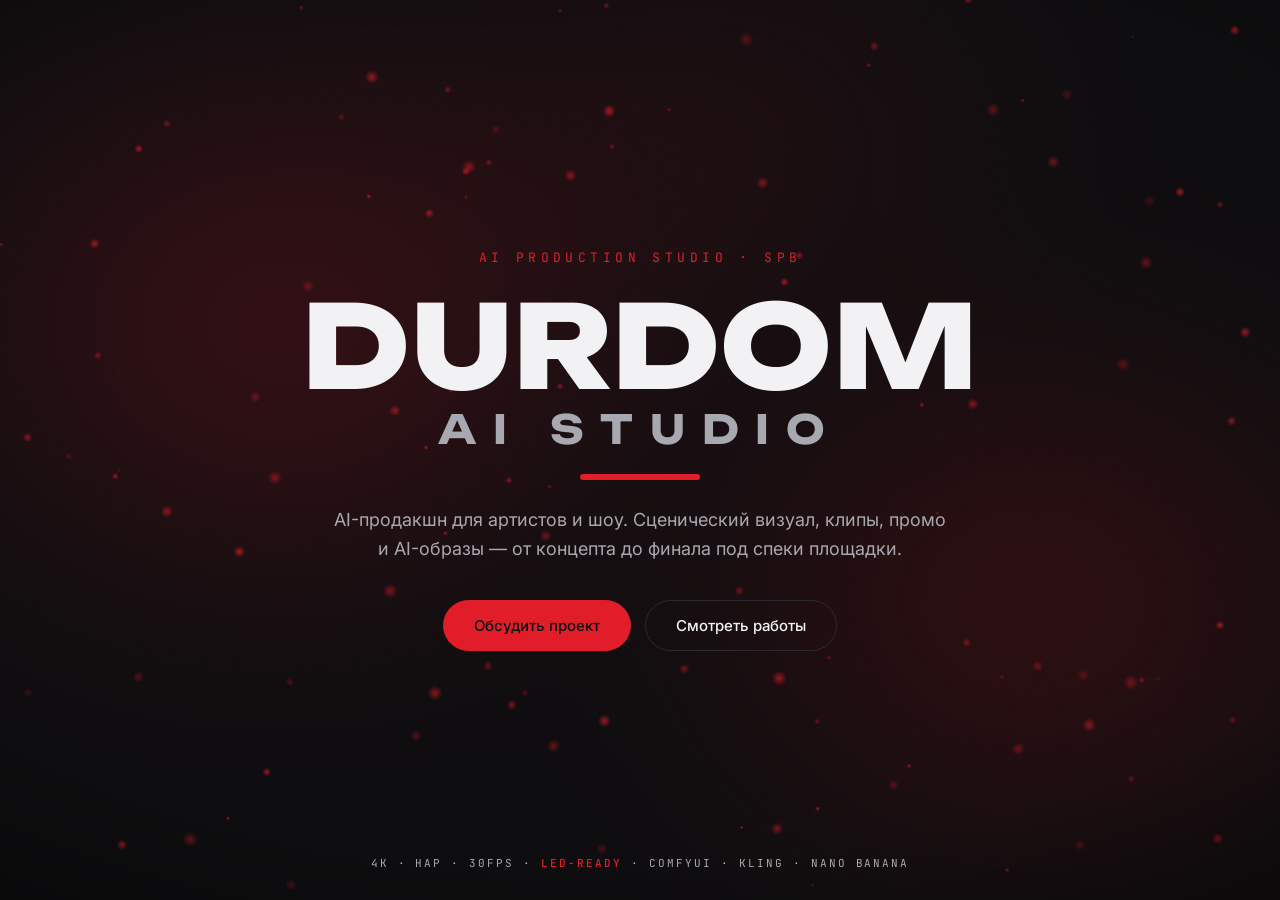
<file: durdom_hero.html>
<!DOCTYPE html>
<html lang="ru">
<head>
<meta charset="UTF-8">
<meta name="viewport" content="width=device-width, initial-scale=1.0">
<title>DURDOM AI STUDIO — hero</title>
<link rel="preconnect" href="https://fonts.googleapis.com">
<link rel="preconnect" href="https://fonts.gstatic.com" crossorigin>
<link href="https://fonts.googleapis.com/css2?family=Unbounded:wght@700;800&family=Inter:wght@400;500&family=JetBrains+Mono:wght@500&display=swap" rel="stylesheet">
<style>
  :root{
    --bg:#0d0d0f; --void:#08080a; --red:#e11d2a; --red-dk:#8f1319;
    --ink:#f2f2f4; --grey:#a8a8b0; --line:#2a2a30;
  }
  *{margin:0;padding:0;box-sizing:border-box}
  html,body{height:100%}
  body{background:var(--bg);color:var(--ink);font-family:'Inter',sans-serif;overflow:hidden}

  .hero{position:relative;width:100%;height:100vh;min-height:600px;overflow:hidden;
        display:flex;align-items:center;justify-content:center}

  /* moving red aurora depth */
  .aurora{position:absolute;inset:-20%;z-index:0;filter:blur(90px);opacity:.55;
    background:
      radial-gradient(38% 42% at 30% 40%, rgba(225,29,42,.40), transparent 70%),
      radial-gradient(34% 38% at 72% 62%, rgba(143,19,25,.55), transparent 72%),
      radial-gradient(30% 30% at 55% 25%, rgba(225,29,42,.18), transparent 70%);
    animation:drift 22s ease-in-out infinite alternate}
  @keyframes drift{
    0%{transform:translate(-3%, -2%) scale(1.05)}
    50%{transform:translate(4%, 3%) scale(1.15)}
    100%{transform:translate(-2%, 4%) scale(1.08)}
  }

  canvas#field{position:absolute;inset:0;z-index:1;display:block}

  /* vignette + grain for cinema */
  .vignette{position:absolute;inset:0;z-index:2;pointer-events:none;
    background:radial-gradient(120% 90% at 50% 45%, transparent 55%, rgba(0,0,0,.78) 100%)}
  .grain{position:absolute;inset:0;z-index:3;pointer-events:none;opacity:.05;mix-blend-mode:overlay;
    background-image:url("data:image/svg+xml,%3Csvg xmlns='http://www.w3.org/2000/svg' width='120' height='120'%3E%3Cfilter id='n'%3E%3CfeTurbulence type='fractalNoise' baseFrequency='0.9' numOctaves='2'/%3E%3C/filter%3E%3Crect width='100%25' height='100%25' filter='url(%23n)'/%3E%3C/svg%3E")}

  .content{position:relative;z-index:4;text-align:center;padding:0 24px;max-width:960px}

  .tag{font-family:'JetBrains Mono',monospace;font-size:13px;letter-spacing:.34em;
    color:var(--red);text-transform:uppercase;margin-bottom:26px;
    opacity:0;transform:translateY(14px);animation:rise .8s .1s forwards cubic-bezier(.2,.7,.2,1)}

  .wordmark{font-family:'Unbounded',sans-serif;font-weight:800;line-height:.94;
    letter-spacing:.01em;text-transform:uppercase}
  .wordmark .l1{display:block;font-size:clamp(44px,9vw,116px);color:var(--ink)}
  .wordmark .l2{display:block;font-size:clamp(20px,3.4vw,40px);color:var(--grey);
    letter-spacing:.42em;margin-top:10px;font-weight:700}
  .wordmark span.reveal{display:inline-block;opacity:0;transform:translateY(120%);
    animation:letter .7s forwards cubic-bezier(.2,.75,.15,1)}

  .bar{width:120px;height:6px;background:var(--red);margin:26px auto 0;border-radius:3px;
    transform:scaleX(0);transform-origin:center;animation:grow .7s .75s forwards cubic-bezier(.2,.7,.2,1)}

  .sub{margin-top:26px;font-size:clamp(14px,1.7vw,18px);color:var(--grey);line-height:1.6;
    max-width:620px;margin-left:auto;margin-right:auto;
    opacity:0;transform:translateY(14px);animation:rise .8s .95s forwards cubic-bezier(.2,.7,.2,1)}

  .cta{margin-top:36px;display:flex;gap:14px;justify-content:center;flex-wrap:wrap;
    opacity:0;transform:translateY(14px);animation:rise .8s 1.1s forwards cubic-bezier(.2,.7,.2,1)}
  .btn{font-family:'Inter',sans-serif;font-weight:500;font-size:15px;padding:15px 30px;
    border-radius:100px;cursor:pointer;transition:.25s ease;text-decoration:none;display:inline-block}
  .btn-primary{background:var(--red);color:var(--bg);border:1px solid var(--red)}
  .btn-primary:hover{background:var(--red-dk);color:var(--ink);box-shadow:0 0 28px rgba(225,29,42,.45)}
  .btn-ghost{background:transparent;color:var(--ink);border:1px solid var(--line)}
  .btn-ghost:hover{border-color:var(--red)}

  .chips{position:absolute;left:0;right:0;bottom:30px;z-index:4;text-align:center;
    font-family:'JetBrains Mono',monospace;font-size:11px;letter-spacing:.18em;color:var(--grey);
    text-transform:uppercase;opacity:0;animation:rise .8s 1.3s forwards}
  .chips b{color:var(--red);font-weight:500}

  @keyframes rise{to{opacity:1;transform:translateY(0)}}
  @keyframes letter{to{opacity:1;transform:translateY(0)}}
  @keyframes grow{to{transform:scaleX(1)}}

  @media(prefers-reduced-motion:reduce){
    .aurora{animation:none}
    .tag,.sub,.cta,.chips,.bar,.wordmark span.reveal{animation:none;opacity:1;transform:none}
  }
</style>
</head>
<body>
  <section class="hero">
    <div class="aurora"></div>
    <canvas id="field"></canvas>
    <div class="vignette"></div>
    <div class="grain"></div>

    <div class="content">
      <div class="tag">AI PRODUCTION STUDIO · SPB</div>
      <h1 class="wordmark">
        <span class="l1" id="wm"></span>
        <span class="l2">AI STUDIO</span>
      </h1>
      <div class="bar"></div>
      <p class="sub">AI-продакшн для артистов и шоу. Сценический визуал, клипы, промо и AI-образы — от концепта до финала под спеки площадки.</p>
      <div class="cta">
        <a class="btn btn-primary" href="#">Обсудить проект</a>
        <a class="btn btn-ghost" href="#">Смотреть работы</a>
      </div>
    </div>

    <div class="chips">4K · HAP · 30FPS · <b>LED-READY</b> · COMFYUI · KLING · NANO&nbsp;BANANA</div>
  </section>

<script>
// ---- kinetic wordmark reveal ----
const word="DURDOM", wm=document.getElementById('wm');
[...word].forEach((ch,i)=>{
  const s=document.createElement('span');
  s.className='reveal'; s.textContent=ch;
  s.style.animationDelay=(0.15+i*0.05)+'s';
  wm.appendChild(s);
});

// ---- particle / ember field ----
const cv=document.getElementById('field'), ctx=cv.getContext('2d');
let w,h,parts=[],mx=.5,my=.5,raf;
const reduce=window.matchMedia('(prefers-reduced-motion:reduce)').matches;

function resize(){
  w=cv.width=innerWidth*devicePixelRatio;
  h=cv.height=innerHeight*devicePixelRatio;
  cv.style.width=innerWidth+'px'; cv.style.height=innerHeight+'px';
}
resize(); addEventListener('resize',resize);

function seed(){
  const n=Math.min(120, Math.floor(innerWidth/12));
  parts=[];
  for(let i=0;i<n;i++){
    parts.push({
      x:Math.random()*w, y:Math.random()*h,
      vx:(Math.random()-.5)*.15*devicePixelRatio,
      vy:(-Math.random()*.35-.05)*devicePixelRatio,
      r:(Math.random()*1.6+.4)*devicePixelRatio,
      a:Math.random()*.5+.2
    });
  }
}
seed();

addEventListener('mousemove',e=>{mx=e.clientX/innerWidth; my=e.clientY/innerHeight;});

function tick(){
  ctx.clearRect(0,0,w,h);
  const ox=(mx-.5)*30*devicePixelRatio, oy=(my-.5)*30*devicePixelRatio;
  // connections
  for(let i=0;i<parts.length;i++){
    const p=parts[i];
    p.x+=p.vx; p.y+=p.vy;
    if(p.y<-10){p.y=h+10; p.x=Math.random()*w;}
    if(p.x<-10)p.x=w+10; if(p.x>w+10)p.x=-10;
    for(let j=i+1;j<parts.length;j++){
      const q=parts[j], dx=p.x-q.x, dy=p.y-q.y, d=Math.hypot(dx,dy);
      if(d<110*devicePixelRatio){
        ctx.strokeStyle='rgba(225,29,42,'+(0.10*(1-d/(110*devicePixelRatio)))+')';
        ctx.lineWidth=devicePixelRatio*.6;
        ctx.beginPath(); ctx.moveTo(p.x+ox,p.y+oy); ctx.lineTo(q.x+ox,q.y+oy); ctx.stroke();
      }
    }
  }
  // embers
  for(const p of parts){
    ctx.beginPath();
    const g=ctx.createRadialGradient(p.x+ox,p.y+oy,0,p.x+ox,p.y+oy,p.r*4);
    g.addColorStop(0,'rgba(225,29,42,'+p.a+')');
    g.addColorStop(1,'rgba(225,29,42,0)');
    ctx.fillStyle=g;
    ctx.arc(p.x+ox,p.y+oy,p.r*4,0,Math.PI*2); ctx.fill();
  }
  raf=requestAnimationFrame(tick);
}
if(!reduce) tick(); else { seed(); /* draw a single static frame */ 
  const ox=0,oy=0; for(const p of parts){ctx.fillStyle='rgba(225,29,42,'+p.a+')';ctx.beginPath();ctx.arc(p.x,p.y,p.r*2,0,Math.PI*2);ctx.fill();}
}
</script>
</body>
</html>
</file>
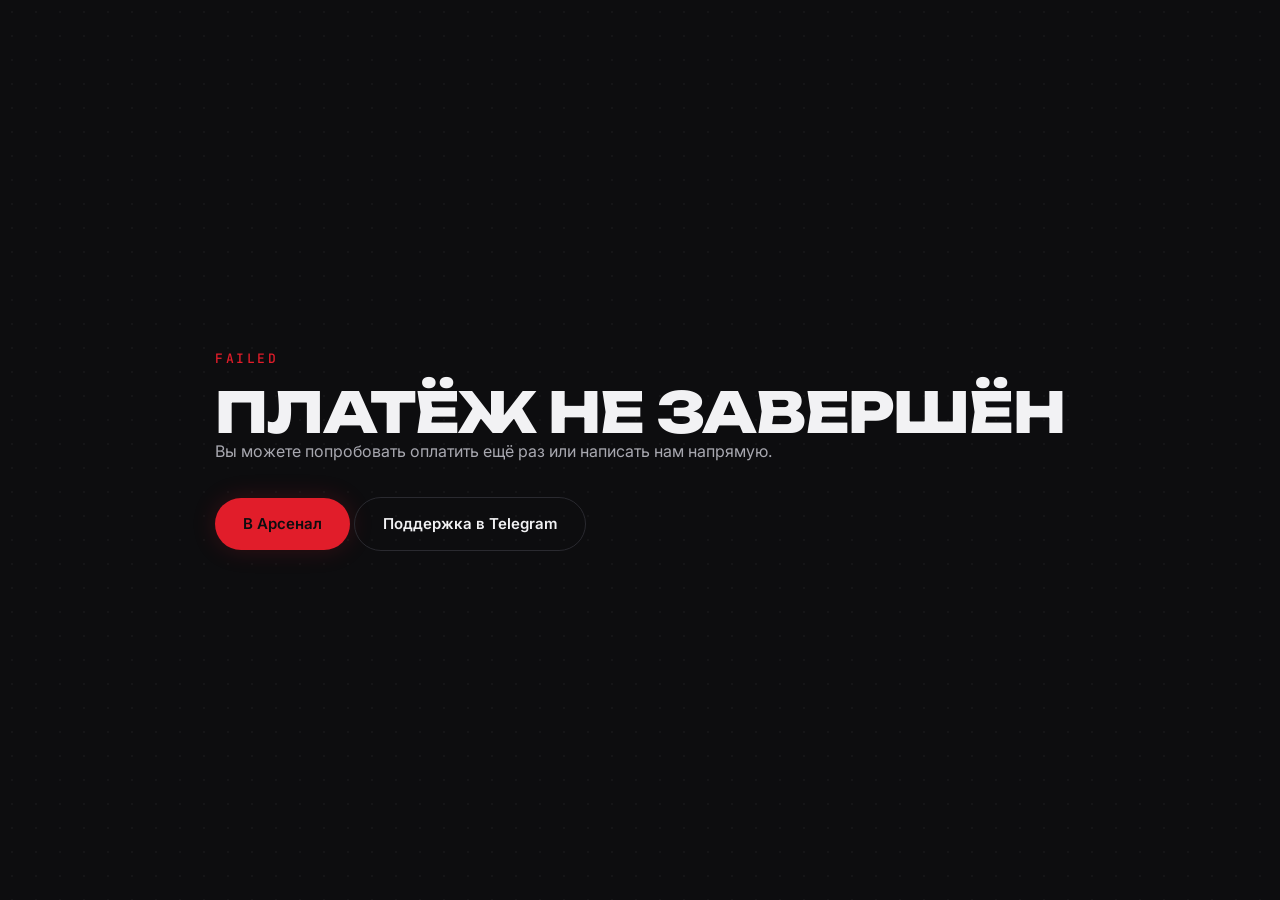
<file: fail.html>
<!DOCTYPE html>
<html lang="ru">
<head>
  <meta charset="UTF-8" />
  <meta name="viewport" content="width=device-width, initial-scale=1.0" />
  <title>Оплата не завершена — DURDOM AI STUDIO</title>
  <link rel="preconnect" href="https://fonts.googleapis.com" />
  <link rel="preconnect" href="https://fonts.gstatic.com" crossorigin />
  <link href="https://fonts.googleapis.com/css2?family=Inter:wght@400;500;600;700&family=Unbounded:wght@700;800;900&family=JetBrains+Mono:wght@700&display=swap" rel="stylesheet" />
  <link rel="stylesheet" href="styles.css" />
</head>
<body>
  <div class="global-bg"></div>
  <main class="final-cta" style="min-height:100vh;display:grid;place-items:center;">
    <div class="final-cta__box">
      <div class="section-label" style="color:var(--red);">FAILED</div>
      <h2>Платёж не завершён</h2>
      <p style="margin-bottom:32px;">Вы можете попробовать оплатить ещё раз или написать нам напрямую.</p>
      <div class="hero__cta-group" style="justify-content:center;">
        <a class="btn btn--primary" href="/arsenal.html">В Арсенал</a>
        <a class="btn btn--secondary" href="https://t.me/Pravaka" target="_blank" rel="noopener">Поддержка в Telegram</a>
      </div>
    </div>
  </main>
</body>
</html>
</file>
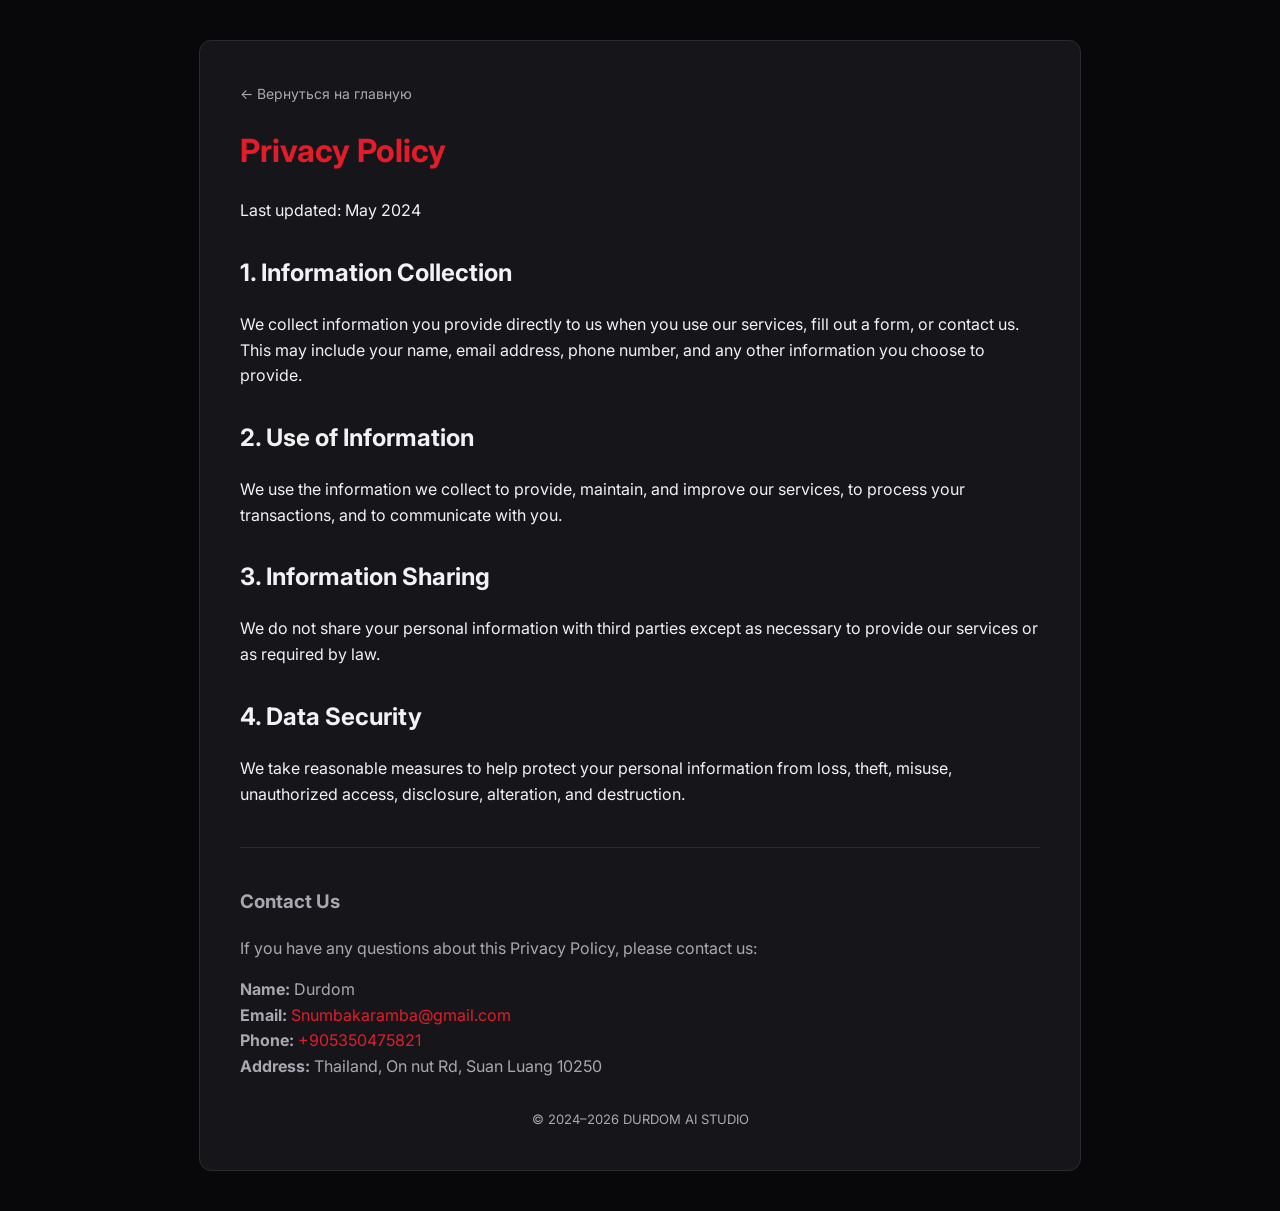
<file: privacy.html>
<!DOCTYPE html>
<html lang="ru">
<head>
  <meta charset="UTF-8" />
  <meta name="viewport" content="width=device-width, initial-scale=1.0" />
  <title>Privacy Policy - DURDOM AI STUDIO</title>
  <link rel="icon" type="image/svg+xml" href="favicon.svg" />
  <link rel="preconnect" href="https://fonts.googleapis.com" />
  <link rel="preconnect" href="https://fonts.gstatic.com" crossorigin />
  <link href="https://fonts.googleapis.com/css2?family=Inter:wght@300;400;500;600;700;800;900&display=swap" rel="stylesheet" />
  <style>
    body { font-family: 'Inter', sans-serif; background: #08080a; color: #f2f2f4; line-height: 1.6; margin: 0; padding: 40px 20px; }
    .container { max-width: 800px; margin: 0 auto; background: #16161a; padding: 40px; border-radius: 12px; border: 1px solid #2a2a30; }
    h1 { color: #e11d2a; margin-top: 0; }
    h2 { color: #f2f2f4; margin-top: 30px; }
    a { color: #e11d2a; text-decoration: none; }
    a:hover { text-decoration: underline; }
    .contact-info { margin-top: 40px; padding-top: 20px; border-top: 1px solid #2a2a30; color: #a8a8b0; }
    .btn-back { display: inline-block; margin-bottom: 20px; color: #a8a8b0; text-decoration: none; font-size: 14px; }
    .btn-back:hover { color: #f2f2f4; }
    .copyright { margin-top: 30px; text-align: center; color: #a8a8b0; font-size: 13px; }
  </style>
</head>
<body>
  <div class="container">
    <a href="index.html" class="btn-back">← Вернуться на главную</a>
    <h1>Privacy Policy</h1>
    <p>Last updated: May 2024</p>
    
    <h2>1. Information Collection</h2>
    <p>We collect information you provide directly to us when you use our services, fill out a form, or contact us. This may include your name, email address, phone number, and any other information you choose to provide.</p>

    <h2>2. Use of Information</h2>
    <p>We use the information we collect to provide, maintain, and improve our services, to process your transactions, and to communicate with you.</p>

    <h2>3. Information Sharing</h2>
    <p>We do not share your personal information with third parties except as necessary to provide our services or as required by law.</p>

    <h2>4. Data Security</h2>
    <p>We take reasonable measures to help protect your personal information from loss, theft, misuse, unauthorized access, disclosure, alteration, and destruction.</p>

    <div class="contact-info">
      <h3>Contact Us</h3>
      <p>If you have any questions about this Privacy Policy, please contact us:</p>
      <p>
        <strong>Name:</strong> Durdom<br>
        <strong>Email:</strong> <a href="mailto:Snumbakaramba@gmail.com">Snumbakaramba@gmail.com</a><br>
        <strong>Phone:</strong> <a href="tel:+905350475821">+905350475821</a><br>
        <strong>Address:</strong> Thailand, On nut Rd, Suan Luang 10250
      </p>
    </div>
    <div class="copyright">© 2024–2026 DURDOM AI STUDIO</div>
  </div>
</body>
</html>
</file>
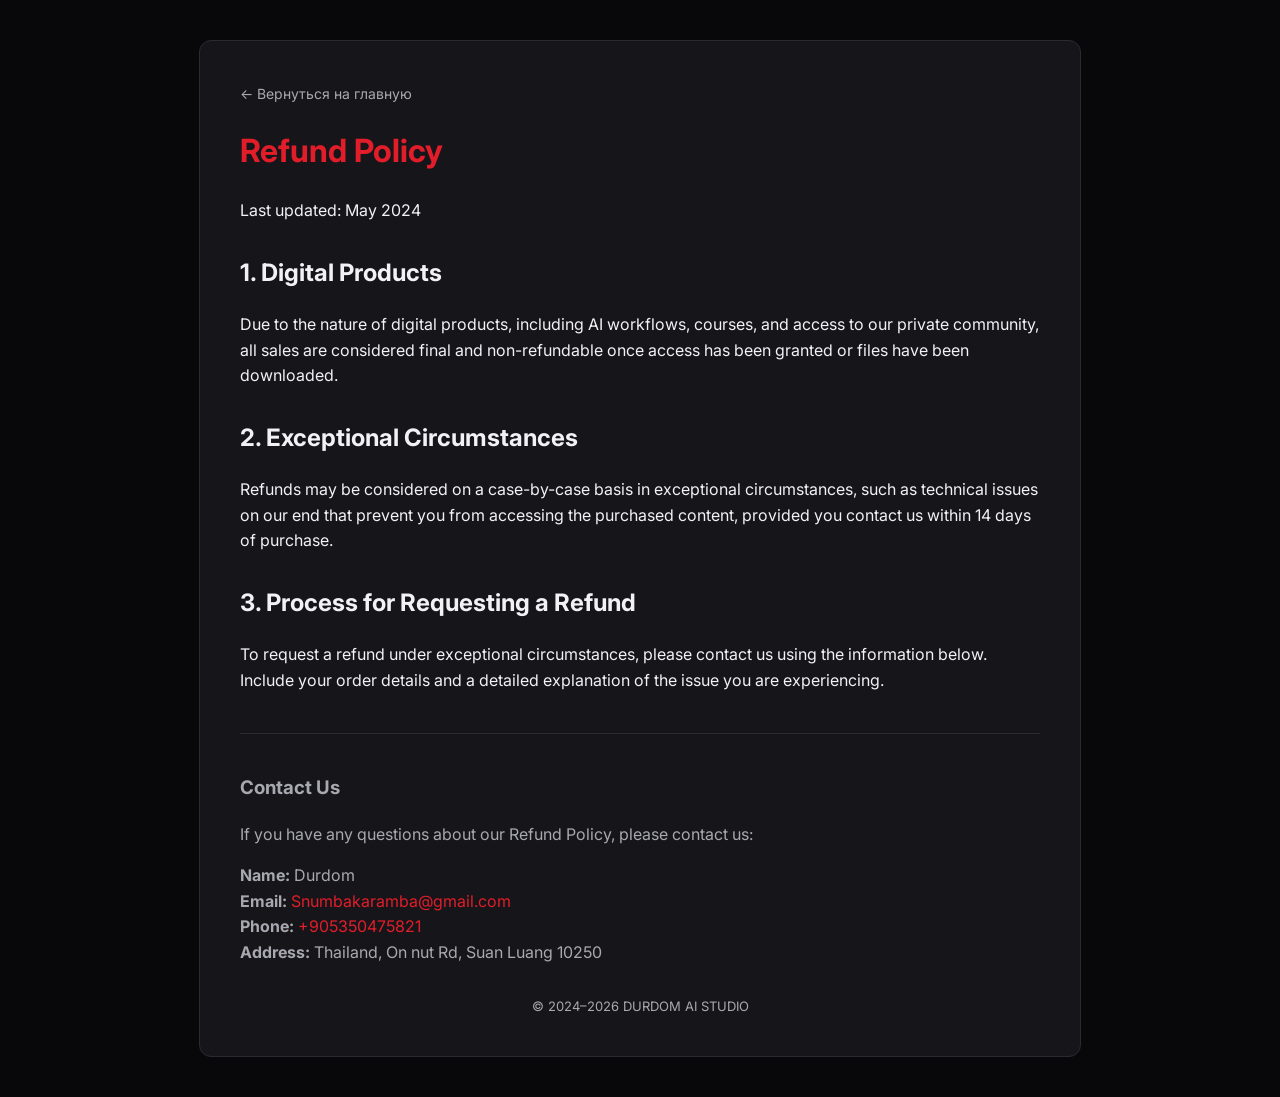
<file: refund.html>
<!DOCTYPE html>
<html lang="ru">
<head>
  <meta charset="UTF-8" />
  <meta name="viewport" content="width=device-width, initial-scale=1.0" />
  <title>Refund Policy - DURDOM AI STUDIO</title>
  <link rel="icon" type="image/svg+xml" href="favicon.svg" />
  <link rel="preconnect" href="https://fonts.googleapis.com" />
  <link rel="preconnect" href="https://fonts.gstatic.com" crossorigin />
  <link href="https://fonts.googleapis.com/css2?family=Inter:wght@300;400;500;600;700;800;900&display=swap" rel="stylesheet" />
  <style>
    body { font-family: 'Inter', sans-serif; background: #08080a; color: #f2f2f4; line-height: 1.6; margin: 0; padding: 40px 20px; }
    .container { max-width: 800px; margin: 0 auto; background: #16161a; padding: 40px; border-radius: 12px; border: 1px solid #2a2a30; }
    h1 { color: #e11d2a; margin-top: 0; }
    h2 { color: #f2f2f4; margin-top: 30px; }
    a { color: #e11d2a; text-decoration: none; }
    a:hover { text-decoration: underline; }
    .contact-info { margin-top: 40px; padding-top: 20px; border-top: 1px solid #2a2a30; color: #a8a8b0; }
    .btn-back { display: inline-block; margin-bottom: 20px; color: #a8a8b0; text-decoration: none; font-size: 14px; }
    .btn-back:hover { color: #f2f2f4; }
    .copyright { margin-top: 30px; text-align: center; color: #a8a8b0; font-size: 13px; }
  </style>
</head>
<body>
  <div class="container">
    <a href="index.html" class="btn-back">← Вернуться на главную</a>
    <h1>Refund Policy</h1>
    <p>Last updated: May 2024</p>
    
    <h2>1. Digital Products</h2>
    <p>Due to the nature of digital products, including AI workflows, courses, and access to our private community, all sales are considered final and non-refundable once access has been granted or files have been downloaded.</p>

    <h2>2. Exceptional Circumstances</h2>
    <p>Refunds may be considered on a case-by-case basis in exceptional circumstances, such as technical issues on our end that prevent you from accessing the purchased content, provided you contact us within 14 days of purchase.</p>

    <h2>3. Process for Requesting a Refund</h2>
    <p>To request a refund under exceptional circumstances, please contact us using the information below. Include your order details and a detailed explanation of the issue you are experiencing.</p>

    <div class="contact-info">
      <h3>Contact Us</h3>
      <p>If you have any questions about our Refund Policy, please contact us:</p>
      <p>
        <strong>Name:</strong> Durdom<br>
        <strong>Email:</strong> <a href="mailto:Snumbakaramba@gmail.com">Snumbakaramba@gmail.com</a><br>
        <strong>Phone:</strong> <a href="tel:+905350475821">+905350475821</a><br>
        <strong>Address:</strong> Thailand, On nut Rd, Suan Luang 10250
      </p>
    </div>
    <div class="copyright">© 2024–2026 DURDOM AI STUDIO</div>
  </div>
</body>
</html>
</file>
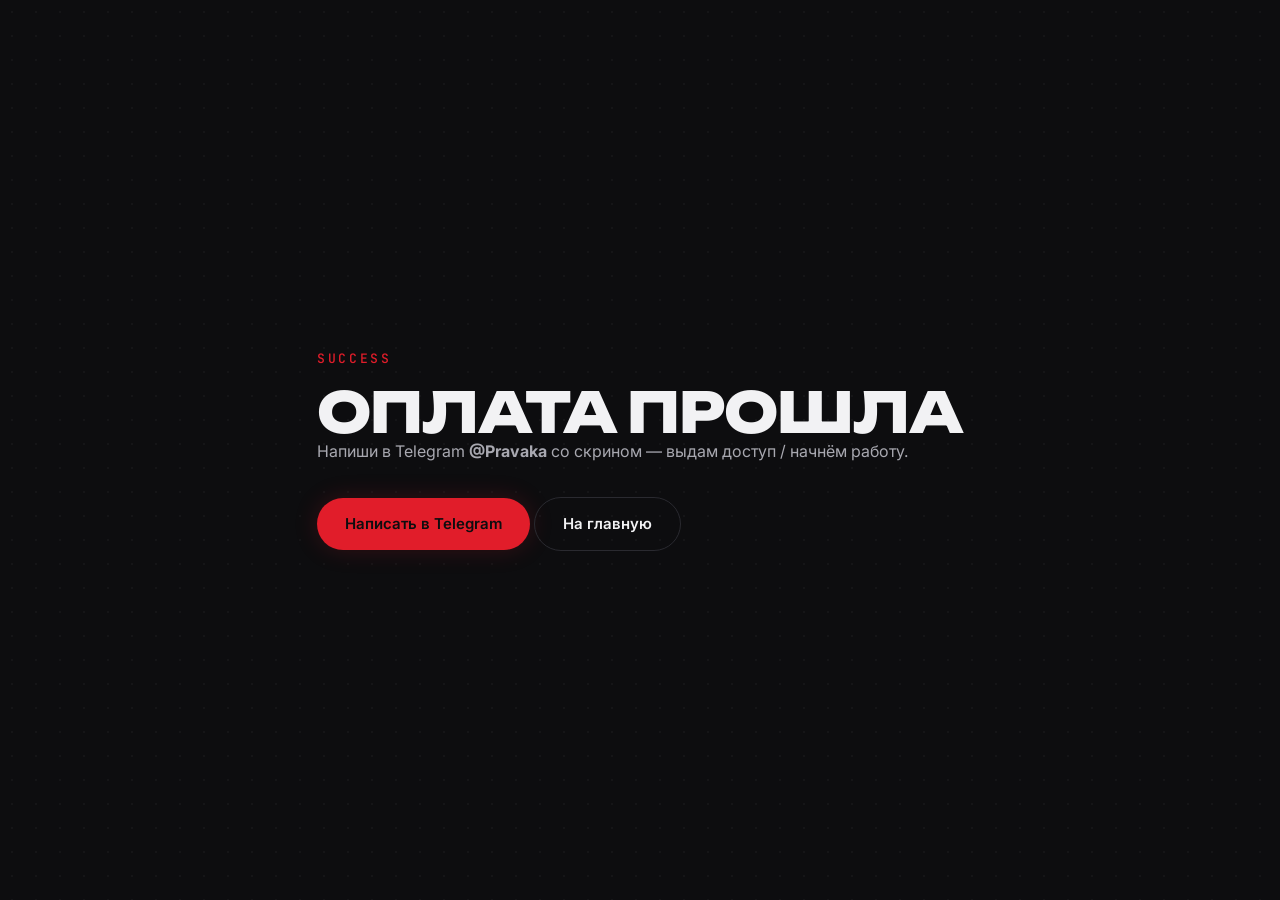
<file: success.html>
<!DOCTYPE html>
<html lang="ru">
<head>
  <meta charset="UTF-8" />
  <meta name="viewport" content="width=device-width, initial-scale=1.0" />
  <title>Оплата прошла — DURDOM AI STUDIO</title>
  <link rel="preconnect" href="https://fonts.googleapis.com" />
  <link rel="preconnect" href="https://fonts.gstatic.com" crossorigin />
  <link href="https://fonts.googleapis.com/css2?family=Inter:wght@400;500;600;700&family=Unbounded:wght@700;800;900&family=JetBrains+Mono:wght@700&display=swap" rel="stylesheet" />
  <link rel="stylesheet" href="styles.css" />
</head>
<body>
  <div class="global-bg"></div>
  <main class="final-cta" style="min-height:100vh;display:grid;place-items:center;">
    <div class="final-cta__box">
      <div class="section-label">SUCCESS</div>
      <h2>Оплата прошла</h2>
      <p style="margin-bottom:32px;">Напиши в Telegram <strong>@Pravaka</strong> со скрином — выдам доступ / начнём работу.</p>
      <div class="hero__cta-group" style="justify-content:center;">
        <a class="btn btn--primary" href="https://t.me/Pravaka" target="_blank" rel="noopener">Написать в Telegram</a>
        <a class="btn btn--secondary" href="/">На главную</a>
      </div>
    </div>
  </main>
</body>
</html>
</file>
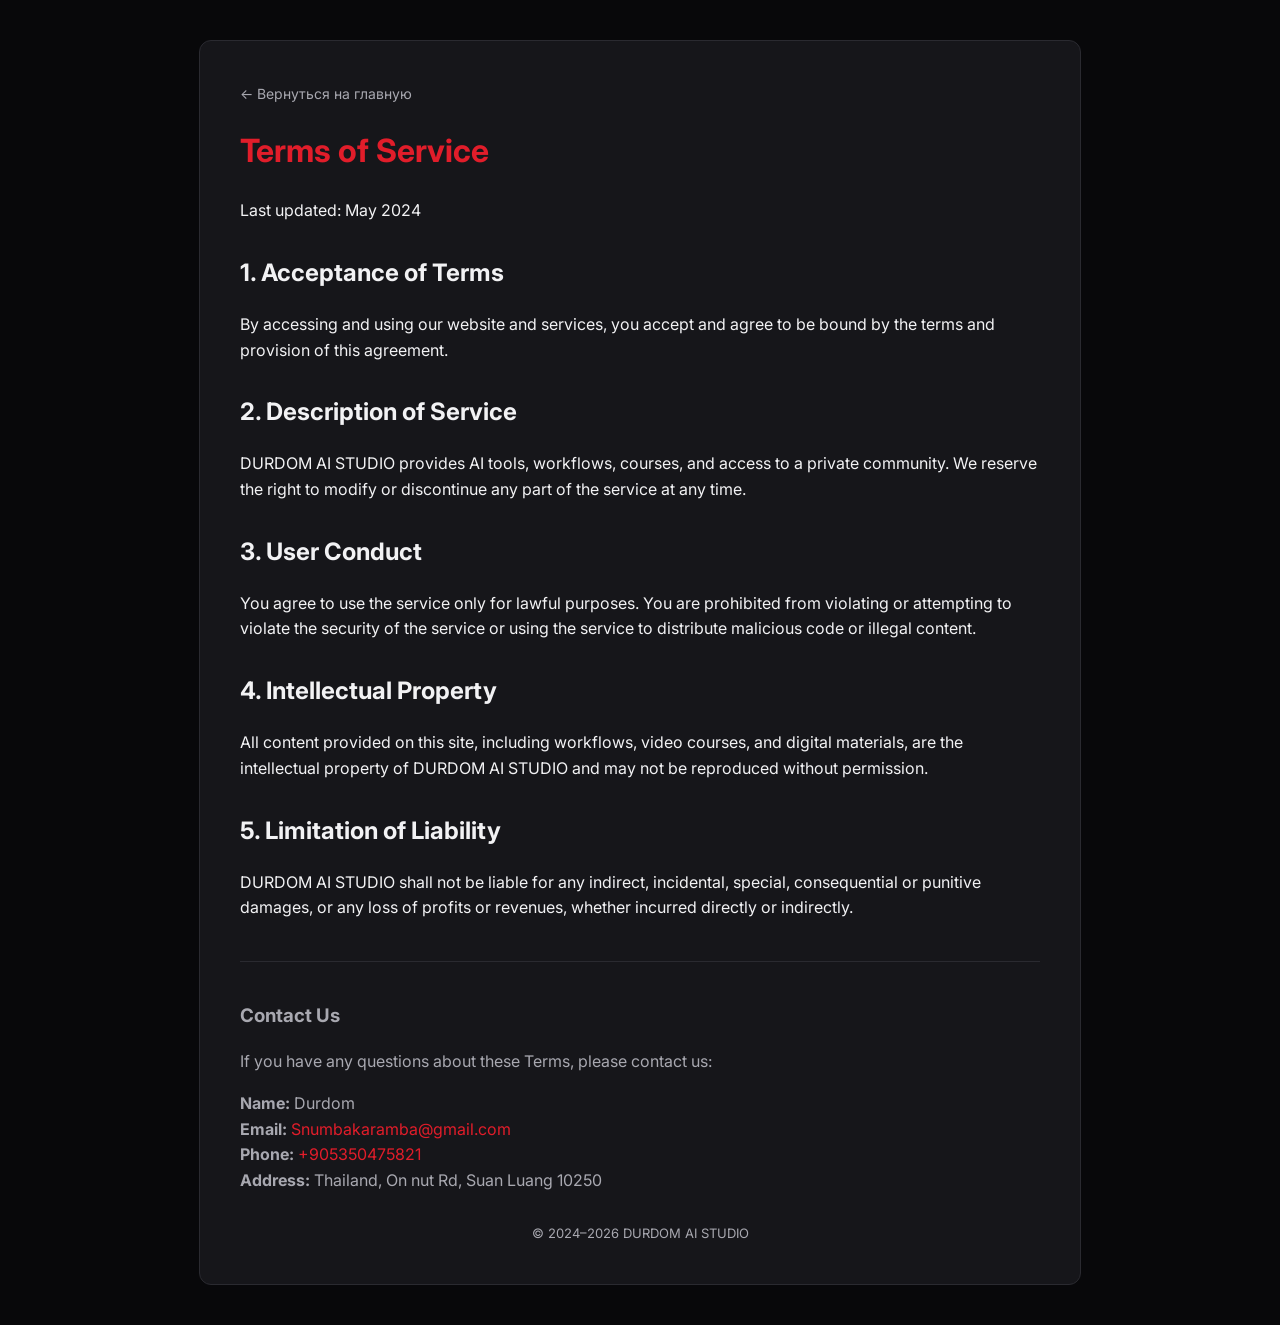
<file: terms.html>
<!DOCTYPE html>
<html lang="ru">
<head>
  <meta charset="UTF-8" />
  <meta name="viewport" content="width=device-width, initial-scale=1.0" />
  <title>Terms of Service - DURDOM AI STUDIO</title>
  <link rel="icon" type="image/svg+xml" href="favicon.svg" />
  <link rel="preconnect" href="https://fonts.googleapis.com" />
  <link rel="preconnect" href="https://fonts.gstatic.com" crossorigin />
  <link href="https://fonts.googleapis.com/css2?family=Inter:wght@300;400;500;600;700;800;900&display=swap" rel="stylesheet" />
  <style>
    body { font-family: 'Inter', sans-serif; background: #08080a; color: #f2f2f4; line-height: 1.6; margin: 0; padding: 40px 20px; }
    .container { max-width: 800px; margin: 0 auto; background: #16161a; padding: 40px; border-radius: 12px; border: 1px solid #2a2a30; }
    h1 { color: #e11d2a; margin-top: 0; }
    h2 { color: #f2f2f4; margin-top: 30px; }
    a { color: #e11d2a; text-decoration: none; }
    a:hover { text-decoration: underline; }
    .contact-info { margin-top: 40px; padding-top: 20px; border-top: 1px solid #2a2a30; color: #a8a8b0; }
    .btn-back { display: inline-block; margin-bottom: 20px; color: #a8a8b0; text-decoration: none; font-size: 14px; }
    .btn-back:hover { color: #f2f2f4; }
    .copyright { margin-top: 30px; text-align: center; color: #a8a8b0; font-size: 13px; }
  </style>
</head>
<body>
  <div class="container">
    <a href="index.html" class="btn-back">← Вернуться на главную</a>
    <h1>Terms of Service</h1>
    <p>Last updated: May 2024</p>
    
    <h2>1. Acceptance of Terms</h2>
    <p>By accessing and using our website and services, you accept and agree to be bound by the terms and provision of this agreement.</p>

    <h2>2. Description of Service</h2>
    <p>DURDOM AI STUDIO provides AI tools, workflows, courses, and access to a private community. We reserve the right to modify or discontinue any part of the service at any time.</p>

    <h2>3. User Conduct</h2>
    <p>You agree to use the service only for lawful purposes. You are prohibited from violating or attempting to violate the security of the service or using the service to distribute malicious code or illegal content.</p>

    <h2>4. Intellectual Property</h2>
    <p>All content provided on this site, including workflows, video courses, and digital materials, are the intellectual property of DURDOM AI STUDIO and may not be reproduced without permission.</p>

    <h2>5. Limitation of Liability</h2>
    <p>DURDOM AI STUDIO shall not be liable for any indirect, incidental, special, consequential or punitive damages, or any loss of profits or revenues, whether incurred directly or indirectly.</p>

    <div class="contact-info">
      <h3>Contact Us</h3>
      <p>If you have any questions about these Terms, please contact us:</p>
      <p>
        <strong>Name:</strong> Durdom<br>
        <strong>Email:</strong> <a href="mailto:Snumbakaramba@gmail.com">Snumbakaramba@gmail.com</a><br>
        <strong>Phone:</strong> <a href="tel:+905350475821">+905350475821</a><br>
        <strong>Address:</strong> Thailand, On nut Rd, Suan Luang 10250
      </p>
    </div>
    <div class="copyright">© 2024–2026 DURDOM AI STUDIO</div>
  </div>
</body>
</html>
</file>
<file: styles.css>
/* ============================================================
   DURDOM AI STUDIO — Design System & Styles
   Multi-page: index.html, works.html, arsenal.html
   Based on DURDOM_AI_STUDIO_DESIGN.md
   ============================================================ */

/* === 1. TOKENS === */
:root {
  --void: #08080a;
  --base: #0d0d0f;
  --surface: #16161a;
  --red: #e11d2a;
  --red-deep: #8f1319;
  --red-glow: rgba(225,29,42,.18);
  --ink: #f2f2f4;
  --muted: #a8a8b0;
  --line: #2a2a30;
  --font-display: 'Unbounded', sans-serif;
  --font-body: 'Inter', sans-serif;
  --font-mono: 'JetBrains Mono', monospace;
  --radius-card: 14px;
  --radius-btn: 100px;
  --container: 1200px;
  --ease: cubic-bezier(.4, 0, .2, 1);
}

/* === 2. RESET & BASE === */
*, *::before, *::after { box-sizing: border-box; margin: 0; padding: 0; }
html { scroll-behavior: smooth; -webkit-font-smoothing: antialiased; -moz-osx-font-smoothing: grayscale; }
body { font-family: var(--font-body); font-size: 16px; line-height: 1.6; color: var(--muted); background: var(--base); overflow-x: hidden; }
img, video { display: block; max-width: 100%; }
a { color: inherit; text-decoration: none; }
button { font: inherit; cursor: pointer; border: none; background: none; color: inherit; }
ul, ol { list-style: none; }
::selection { background: var(--red); color: var(--ink); }
:focus-visible { outline: 2px solid var(--red); outline-offset: 2px; }

/* === 3. TYPOGRAPHY === */
h1, h2, h3, h4 { font-family: var(--font-display); color: var(--ink); font-weight: 800; text-transform: uppercase; line-height: 0.96; letter-spacing: -0.02em; }
h1 { font-size: clamp(48px, 8vw, 96px); }
h2 { font-size: clamp(32px, 5vw, 56px); }
h3 { font-size: clamp(20px, 2.5vw, 28px); }
p { max-width: 65ch; }
.section-label { font-family: var(--font-mono); font-size: 13px; font-weight: 500; text-transform: uppercase; letter-spacing: 0.2em; color: var(--red); margin-bottom: 16px; }
.tech-chip { font-family: var(--font-mono); font-size: 12px; font-weight: 500; text-transform: uppercase; letter-spacing: 0.15em; color: var(--muted); padding: 6px 14px; border: 1px solid var(--line); border-radius: 100px; display: inline-block; white-space: nowrap; }

/* === 4. LAYOUT === */
.container { width: min(var(--container), 100%); margin: 0 auto; padding: 0 48px; }
section { padding: 96px 0; position: relative; }
.section-head { margin-bottom: 64px; }
.section-head p { margin-top: 16px; max-width: 600px; }

/* === 5. BUTTONS === */
.btn { display: inline-flex; align-items: center; justify-content: center; gap: 10px; font-family: var(--font-body); font-weight: 600; font-size: 15px; border-radius: var(--radius-btn); padding: 14px 28px; transition: all .4s var(--ease); white-space: nowrap; }
.btn--primary { background: var(--red); color: var(--base); box-shadow: 0 0 24px var(--red-glow); }
.btn--primary:hover { background: var(--red-deep); box-shadow: 0 0 40px var(--red-glow), 0 0 80px rgba(225,29,42,.1); transform: translateY(-2px); }
.btn--secondary { background: transparent; color: var(--ink); border: 1px solid var(--line); }
.btn--secondary:hover { border-color: var(--red); color: var(--ink); }
.btn--full { width: 100%; }
.btn svg { width: 18px; height: 18px; }
/* durdom_hero.html button compat */
.btn-primary { background: var(--red); color: var(--base); border: 1px solid var(--red); font-family: var(--font-body); font-weight: 500; font-size: 15px; padding: 15px 30px; border-radius: 100px; cursor: pointer; transition: .25s ease; text-decoration: none; display: inline-block; }
.btn-primary:hover { background: var(--red-deep); color: var(--ink); box-shadow: 0 0 28px rgba(225,29,42,.45); }
.btn-ghost { background: transparent; color: var(--ink); border: 1px solid var(--line); font-family: var(--font-body); font-weight: 500; font-size: 15px; padding: 15px 30px; border-radius: 100px; cursor: pointer; transition: .25s ease; text-decoration: none; display: inline-block; }
.btn-ghost:hover { border-color: var(--red); }

/* === 6. CARDS === */
.card { background: var(--surface); border: 1px solid var(--line); border-radius: var(--radius-card); padding: 28px; transition: all .4s var(--ease); }
.card:hover { border-color: var(--red); transform: translateY(-4px); box-shadow: 0 0 28px var(--red-glow); }

/* === 7. GLOBAL BACKGROUND === */
.global-bg { position: fixed; inset: 0; z-index: -2; background: var(--base); }
.global-bg::after { content: ''; position: absolute; inset: 0; background-image: radial-gradient(rgba(255,255,255,.03) 1px, transparent 1px); background-size: 24px 24px; }
.global-canvas { position: fixed; inset: 0; z-index: -1; pointer-events: none; }

/* === 8. NAVIGATION === */
.site-nav { position: fixed; top: 0; left: 0; right: 0; z-index: 1000; padding: 16px 0; background: rgba(13,13,15,.8); backdrop-filter: blur(16px); -webkit-backdrop-filter: blur(16px); border-bottom: 1px solid var(--line); transition: box-shadow .3s var(--ease); }
.site-nav.is-scrolled { box-shadow: 0 4px 30px rgba(0,0,0,.4); }
.site-nav .container { display: flex; align-items: center; justify-content: space-between; }
.nav-logo { display: flex; align-items: center; gap: 12px; }
.nav-logo img { height: 36px; width: auto; }
.nav-links { display: flex; align-items: center; gap: 32px; }
.nav-links a { font-size: 14px; font-weight: 500; color: var(--muted); transition: color .3s; }
.nav-links a:hover, .nav-links a.is-active { color: var(--ink); }
.nav-cta { margin-left: 16px; }
.nav-burger { display: none; width: 32px; height: 32px; flex-direction: column; justify-content: center; gap: 6px; }
.nav-burger span { display: block; width: 100%; height: 2px; background: var(--ink); border-radius: 2px; transition: all .3s; }
.nav-burger.is-open span:nth-child(1) { transform: rotate(45deg) translate(3px, 3px); }
.nav-burger.is-open span:nth-child(2) { opacity: 0; }
.nav-burger.is-open span:nth-child(3) { transform: rotate(-45deg) translate(3px, -3px); }
.mobile-menu { display: none; position: fixed; inset: 0; top: 70px; background: rgba(8,8,10,.96); backdrop-filter: blur(20px); z-index: 999; padding: 48px; flex-direction: column; gap: 24px; }
.mobile-menu.is-open { display: flex; }
.mobile-menu a { font-family: var(--font-display); font-size: 24px; font-weight: 700; color: var(--ink); text-transform: uppercase; }

/* === 9. HERO (cinematic, with video + aurora + particles) === */
.hero { position: relative; width: 100%; min-height: 100vh; overflow: hidden; display: flex; align-items: center; justify-content: center; }
.hero__video-wrap { position: absolute; inset: 0; z-index: 0; }
.hero__video-wrap video { width: 100%; height: 100%; object-fit: cover; }
.aurora { position: absolute; inset: -20%; z-index: 1; filter: blur(90px); opacity: .55;
  background:
    radial-gradient(38% 42% at 30% 40%, rgba(225,29,42,.40), transparent 70%),
    radial-gradient(34% 38% at 72% 62%, rgba(143,19,25,.55), transparent 72%),
    radial-gradient(30% 30% at 55% 25%, rgba(225,29,42,.18), transparent 70%);
  animation: drift 22s ease-in-out infinite alternate;
}
@keyframes drift { 0%{transform:translate(-3%,-2%) scale(1.05)} 50%{transform:translate(4%,3%) scale(1.15)} 100%{transform:translate(-2%,4%) scale(1.08)} }
.hero__canvas { position: absolute; inset: 0; z-index: 2; display: block; }
.vignette { position: absolute; inset: 0; z-index: 3; pointer-events: none;
  background: radial-gradient(120% 90% at 50% 45%, transparent 55%, rgba(0,0,0,.78) 100%); }
.grain { position: absolute; inset: 0; z-index: 4; pointer-events: none; opacity: .05; mix-blend-mode: overlay;
  background-image: url("data:image/svg+xml,%3Csvg xmlns='http://www.w3.org/2000/svg' width='120' height='120'%3E%3Cfilter id='n'%3E%3CfeTurbulence type='fractalNoise' baseFrequency='0.9' numOctaves='2'/%3E%3C/filter%3E%3Crect width='100%25' height='100%25' filter='url(%23n)'/%3E%3C/svg%3E"); }
.hero__inner { position: relative; z-index: 5; text-align: center; padding: 120px 24px 80px; width: 100%; }
.content { max-width: 960px; margin: 0 auto; }
.tag { font-family: var(--font-mono); font-size: 13px; letter-spacing: .34em; color: var(--red); text-transform: uppercase; margin-bottom: 26px;
  opacity: 0; transform: translateY(14px); animation: rise .8s .1s forwards cubic-bezier(.2,.7,.2,1); }
.wordmark { font-family: var(--font-display); font-weight: 800; line-height: .94; letter-spacing: .01em; text-transform: uppercase; }
.wordmark .l1 { display: block; font-size: clamp(44px,9vw,116px); color: var(--ink); }
.wordmark .l2 { display: block; font-size: clamp(20px,3.4vw,40px); color: var(--muted); letter-spacing: .42em; margin-top: 10px; font-weight: 700; }
.wordmark span.reveal-letter { display: inline-block; opacity: 0; transform: translateY(120%); animation: letter .7s forwards cubic-bezier(.2,.75,.15,1); }
.bar { width: 120px; height: 6px; background: var(--red); margin: 26px auto 0; border-radius: 3px;
  transform: scaleX(0); transform-origin: center; animation: grow .7s .75s forwards cubic-bezier(.2,.7,.2,1); }
.sub { margin-top: 26px; font-size: clamp(14px,1.7vw,18px); color: var(--muted); line-height: 1.6; max-width: 620px; margin-left: auto; margin-right: auto;
  opacity: 0; transform: translateY(14px); animation: rise .8s .95s forwards cubic-bezier(.2,.7,.2,1); }
.cta { margin-top: 36px; display: flex; gap: 14px; justify-content: center; flex-wrap: wrap;
  opacity: 0; transform: translateY(14px); animation: rise .8s 1.1s forwards cubic-bezier(.2,.7,.2,1); }
.chips { position: absolute; left: 0; right: 0; bottom: 30px; z-index: 5; text-align: center;
  font-family: var(--font-mono); font-size: 11px; letter-spacing: .18em; color: var(--muted); text-transform: uppercase;
  opacity: 0; animation: rise .8s 1.3s forwards; }
.chips b { color: var(--red); font-weight: 500; }

/* Hero animations */
@keyframes rise { to { opacity:1; transform:translateY(0) } }
@keyframes letter { to { opacity:1; transform:translateY(0) } }
@keyframes grow { to { transform:scaleX(1) } }

/* Showreel overlay */
.showreel-overlay { position: fixed; inset: 0; z-index: 3000; background: rgba(0,0,0,.95); display: flex; align-items: center; justify-content: center;
  opacity: 0; pointer-events: none; transition: opacity .4s; }
.showreel-overlay.is-open { opacity: 1; pointer-events: auto; }
.showreel-overlay__close { position: absolute; top: 24px; right: 24px; width: 48px; height: 48px; background: rgba(255,255,255,.1); border: 1px solid rgba(255,255,255,.2);
  border-radius: 50%; color: #fff; font-size: 24px; display: flex; align-items: center; justify-content: center; z-index: 10; transition: background .2s; }
.showreel-overlay__close:hover { background: rgba(255,255,255,.25); }
.showreel-overlay__video { max-width: 90vw; max-height: 85vh; border-radius: var(--radius-card); background: #000; }

/* === 10. SERVICES === */
.services-grid { display: grid; grid-template-columns: repeat(3, 1fr); gap: 20px; }
.service-card { padding: 32px; }
.service-card__icon { font-size: 32px; margin-bottom: 20px; }
.service-card h3 { font-size: 18px; margin-bottom: 12px; line-height: 1.2; }
.service-card p { font-size: 15px; line-height: 1.5; }

/* === 11. SHOWREEL / WORKS === */
.showreel-tabs { display: flex; gap: 10px; flex-wrap: wrap; margin-bottom: 40px; }
.showreel-tab { padding: 10px 22px; border-radius: var(--radius-btn); border: 1px solid var(--line); background: transparent; color: var(--muted); font-size: 14px; font-weight: 500; transition: all .3s; }
.showreel-tab.is-active, .showreel-tab:hover { background: var(--red); color: var(--ink); border-color: var(--red); }
.showreel-grid { display: grid; grid-template-columns: repeat(3, 1fr); gap: 20px; }
.showreel-card { border-radius: var(--radius-card); overflow: hidden; position: relative; aspect-ratio: 16/9; background: var(--surface); border: 1px solid var(--line); transition: all .4s var(--ease); cursor: pointer; }
.showreel-card:hover { border-color: var(--red); transform: translateY(-4px); box-shadow: 0 0 28px var(--red-glow); }
.showreel-card img, .showreel-card video { width: 100%; height: 100%; object-fit: cover; }
.showreel-card__overlay { position: absolute; bottom: 0; left: 0; right: 0; padding: 20px; background: linear-gradient(transparent, rgba(8,8,10,.9)); }
.showreel-card__overlay span { font-family: var(--font-mono); font-size: 11px; color: var(--red); text-transform: uppercase; letter-spacing: 0.15em; }
.showreel-card__overlay p { font-size: 14px; color: var(--ink); margin-top: 4px; }
.showreel-card__play { position: absolute; inset: 0; display: flex; align-items: center; justify-content: center; z-index: 2; }
.showreel-card__play span { width: 56px; height: 56px; border-radius: 50%; background: rgba(225,29,42,.8); display: flex; align-items: center; justify-content: center; color: #fff; font-size: 20px; transition: transform .3s, background .3s; }
.showreel-card:hover .showreel-card__play span { transform: scale(1.1); background: var(--red); }
.showreel-placeholder { grid-column: 1 / -1; padding: 80px 40px; text-align: center; border: 2px dashed var(--line); border-radius: var(--radius-card); }
.showreel-placeholder p { margin: 0 auto; color: var(--muted); }

/* Featured case (OG Buda) */
.featured-case { margin-bottom: 32px; }
.featured-card { display: grid; grid-template-columns: auto 1fr; gap: 32px; background: var(--surface); border: 1px solid var(--line); border-radius: var(--radius-card); overflow: hidden; transition: all .4s var(--ease); cursor: pointer; }
.featured-card:hover { border-color: var(--red); box-shadow: 0 0 40px var(--red-glow); }
.featured-card__video { width: 280px; aspect-ratio: 9/16; overflow: hidden; position: relative; background: #000; flex-shrink: 0; }
.featured-card__video video, .featured-card__video img { width: 100%; height: 100%; object-fit: cover; }
.featured-card__play { position: absolute; inset: 0; display: flex; align-items: center; justify-content: center; }
.featured-card__play span { width: 64px; height: 64px; border-radius: 50%; background: rgba(225,29,42,.8); display: flex; align-items: center; justify-content: center; color: #fff; font-size: 24px; transition: transform .3s; }
.featured-card:hover .featured-card__play span { transform: scale(1.1); }
.featured-card__info { padding: 32px; display: flex; flex-direction: column; justify-content: center; }
.featured-card__info .section-label { margin-bottom: 8px; }
.featured-card__info h3 { font-size: 28px; margin-bottom: 12px; }
.featured-card__info p { font-size: 15px; line-height: 1.6; }

/* === 12. PROCESS === */
.process-timeline { display: grid; grid-template-columns: repeat(5, 1fr); gap: 0; position: relative; }
.process-timeline::before { content: ''; position: absolute; top: 32px; left: 10%; right: 10%; height: 2px; background: var(--line); }
.process-step { text-align: center; padding: 0 16px; position: relative; }
.process-step__number { width: 64px; height: 64px; border-radius: 50%; background: var(--surface); border: 2px solid var(--red); display: flex; align-items: center; justify-content: center; font-family: var(--font-display); font-weight: 800; font-size: 22px; color: var(--red); margin: 0 auto 20px; position: relative; z-index: 1; }
.process-step h3 { font-size: 15px; margin-bottom: 8px; line-height: 1.3; }
.process-step p { font-size: 13px; color: var(--muted); }

/* === 13. STACK & SKILLS === */
.stack-grid { display: flex; flex-direction: column; gap: 0; }
.stack-row { display: grid; grid-template-columns: 180px 1fr; gap: 24px; padding: 20px 0; border-bottom: 1px solid var(--line); align-items: baseline; }
.stack-row:first-child { border-top: 1px solid var(--line); }
.stack-row__label { font-family: var(--font-mono); font-size: 13px; font-weight: 500; text-transform: uppercase; letter-spacing: 0.15em; color: var(--red); }
.stack-row__items { font-size: 15px; color: var(--muted); line-height: 1.6; }

/* === 14. ARSENAL === */
.product-grid { display: grid; grid-template-columns: repeat(3, 1fr); gap: 20px; }
.product-card { background: var(--surface); border: 1px solid var(--line); border-radius: var(--radius-card); overflow: hidden; cursor: pointer; transition: all .4s var(--ease); display: flex; flex-direction: column; }
.product-card:hover { border-color: var(--red); transform: translateY(-4px); box-shadow: 0 0 28px var(--red-glow); }
.product-card__cover { position: relative; height: 260px; background: linear-gradient(135deg, #111, #1a0505); display: flex; align-items: center; justify-content: center; overflow: hidden; }
.product-card__cover-img { width: 100%; height: 100%; object-fit: cover; position: absolute; inset: 0; }
.product-card__cover-label { font-family: var(--font-display); font-size: 28px; font-weight: 800; text-align: center; line-height: 1.1; text-transform: uppercase; white-space: pre-line; position: relative; z-index: 1; color: var(--ink); opacity: .85; }
.product-card__badges { position: absolute; top: 12px; left: 12px; display: flex; gap: 6px; z-index: 2; }
.badge { font-family: var(--font-mono); font-size: 10px; font-weight: 600; text-transform: uppercase; letter-spacing: 0.1em; padding: 4px 10px; border-radius: var(--radius-btn); }
.badge--hit { background: var(--red); color: #fff; }
.badge--new { background: rgba(225,29,42,.15); color: var(--red); border: 1px solid rgba(225,29,42,.3); }
.badge--sale { background: rgba(225,29,42,.15); color: var(--red); border: 1px solid rgba(225,29,42,.3); }
.badge--free { background: rgba(255,255,255,.08); color: var(--ink); border: 1px solid var(--line); }
.badge--core { background: var(--red); color: #fff; }
.badge--course { background: rgba(255,255,255,.08); color: var(--muted); border: 1px solid var(--line); }
.badge--18 { background: var(--red-deep); color: #fff; }
.product-card__body { padding: 20px; display: flex; flex-direction: column; flex: 1; }
.product-card__price { display: flex; align-items: baseline; gap: 8px; margin-bottom: 8px; }
.product-card__price strong { font-family: var(--font-display); font-size: 24px; color: var(--ink); }
.product-card__price s { font-size: 14px; color: var(--muted); }
.product-card__short { font-size: 14px; line-height: 1.5; margin-bottom: 12px; display: -webkit-box; -webkit-line-clamp: 2; -webkit-box-orient: vertical; overflow: hidden; }
.product-card__tags { display: flex; flex-wrap: wrap; gap: 6px; }
.product-card__tag { font-size: 11px; padding: 3px 8px; border: 1px solid var(--line); border-radius: var(--radius-btn); color: var(--muted); }
.product-card__cta { margin-top: 16px; font-size: 14px; font-weight: 600; color: var(--red); }

/* Arsenal NSFW portfolio */
.arsenal-portfolio { margin-top: 64px; }
.arsenal-portfolio h3 { font-size: 24px; margin-bottom: 24px; }
.arsenal-media-grid { display: grid; grid-template-columns: repeat(3, 1fr); gap: 16px; }
.nsfw-card { position: relative; aspect-ratio: 9/16; border-radius: var(--radius-card); overflow: hidden; background: var(--surface); cursor: pointer; border: 1px solid var(--line); transition: all .4s var(--ease); }
.nsfw-card:hover { border-color: var(--red); }
.nsfw-card img, .nsfw-card video { width: 100%; height: 100%; object-fit: cover; }
.nsfw-card.nsfw-blur img { filter: blur(22px) brightness(.6); transition: filter .6s var(--ease); }
.nsfw-card.revealed img { filter: none; }
.nsfw-overlay { position: absolute; inset: 0; display: flex; flex-direction: column; align-items: center; justify-content: center; gap: 8px; z-index: 2; transition: opacity .4s; }
.nsfw-card.revealed .nsfw-overlay { opacity: 0; pointer-events: none; }
.nsfw-eye { width: 40px; height: 40px; color: var(--ink); opacity: .7; }
.nsfw-overlay span { font-family: var(--font-mono); font-size: 13px; color: var(--ink); letter-spacing: 0.15em; }
.nsfw-card b { position: absolute; bottom: 12px; left: 14px; font-family: var(--font-mono); font-size: 11px; text-transform: uppercase; letter-spacing: 0.1em; color: var(--red); z-index: 3; }
.video-card { position: relative; }
.video-card video { transition: transform .4s; }
.video-card:hover video { transform: scale(1.03); }
.video-scanline { position: absolute; inset: 0; background: repeating-linear-gradient(0deg, transparent, transparent 2px, rgba(255,255,255,.02) 2px, rgba(255,255,255,.02) 4px); pointer-events: none; z-index: 1; }
.play-icon { position: absolute; inset: 0; display: flex; align-items: center; justify-content: center; font-size: 48px; color: var(--ink); opacity: .5; z-index: 2; transition: opacity .3s; pointer-events: none; }
.video-card:hover .play-icon { opacity: .8; }

/* === 15. AUDIENCE === */
.audience-grid { display: grid; grid-template-columns: repeat(3, 1fr); gap: 20px; }
.audience-card { padding: 32px; }
.audience-card__icon { font-size: 32px; margin-bottom: 16px; }
.audience-card h3 { font-size: 18px; margin-bottom: 8px; line-height: 1.2; }

/* === 16. REVIEWS === */
.reviews-wrap { position: relative; }
.reviews-slider { display: flex; gap: 20px; overflow-x: auto; scroll-snap-type: x mandatory; scrollbar-width: none; padding: 8px 0; }
.reviews-slider::-webkit-scrollbar { display: none; }
.review-card { flex: 0 0 360px; scroll-snap-align: start; background: var(--surface); border: 1px solid var(--line); border-radius: var(--radius-card); padding: 28px; }
.review-card__header { display: flex; align-items: center; gap: 14px; margin-bottom: 16px; }
.review-card__avatar { width: 44px; height: 44px; border-radius: 50%; object-fit: cover; border: 2px solid var(--line); }
.review-card__name { font-weight: 600; color: var(--ink); }
.review-card__role { font-size: 13px; color: var(--muted); }
.review-card__text { font-size: 15px; line-height: 1.6; }
.review-card__stars { margin-top: 14px; color: var(--red); font-size: 14px; letter-spacing: 2px; }
.reviews-arrows { display: flex; gap: 10px; margin-top: 24px; }
.reviews-arrow { width: 44px; height: 44px; border-radius: 50%; border: 1px solid var(--line); display: flex; align-items: center; justify-content: center; color: var(--ink); font-size: 18px; transition: all .3s; }
.reviews-arrow:hover { border-color: var(--red); background: rgba(225,29,42,.08); }

/* === 17. FAQ === */
.faq-list { max-width: 800px; }
.faq-item { border-bottom: 1px solid var(--line); }
.faq-q { display: flex; align-items: center; justify-content: space-between; width: 100%; padding: 24px 0; font-size: 17px; font-weight: 600; color: var(--ink); text-align: left; }
.faq-q::after { content: '+'; font-size: 24px; color: var(--red); transition: transform .3s; flex-shrink: 0; margin-left: 16px; }
.faq-item.is-open .faq-q::after { content: '−'; transform: rotate(180deg); }
.faq-a { max-height: 0; overflow: hidden; transition: max-height .4s var(--ease), padding .4s; }
.faq-item.is-open .faq-a { max-height: 300px; padding-bottom: 24px; }
.faq-a p { font-size: 15px; line-height: 1.7; }

/* === 18. INQUIRY === */
.inquiry-grid { display: grid; grid-template-columns: 1fr 1fr; gap: 64px; align-items: start; }
.inquiry-info h2 { margin-bottom: 16px; }
.inquiry-info p { margin-bottom: 32px; }
.inquiry-trust { display: flex; flex-direction: column; gap: 10px; font-size: 14px; color: var(--muted); }
.inquiry-trust div::before { content: '✓'; color: var(--red); margin-right: 8px; font-weight: 700; }
.lead-form { display: flex; flex-direction: column; gap: 20px; }
.lead-form label { display: flex; flex-direction: column; gap: 6px; font-size: 13px; font-weight: 500; color: var(--muted); text-transform: uppercase; letter-spacing: 0.05em; }
.lead-form input, .lead-form select, .lead-form textarea { background: var(--surface); border: 1px solid var(--line); border-radius: 10px; padding: 14px 16px; font-size: 15px; color: var(--ink); transition: border-color .3s; font-family: var(--font-body); }
.lead-form input:focus, .lead-form select:focus, .lead-form textarea:focus { border-color: var(--red); outline: none; }
.lead-form select { appearance: none; cursor: pointer; }
.form-status { font-size: 14px; text-align: center; padding: 8px; border-radius: 8px; }
.form-status.success { color: #4ade80; background: rgba(74,222,128,.08); }
.form-status.error { color: var(--red); background: rgba(225,29,42,.08); }

/* === 19. FOOTER === */
.site-footer { background: var(--void); border-top: 1px solid var(--line); padding: 64px 0 40px; }
.footer-top { display: grid; grid-template-columns: 1fr 1fr; gap: 64px; margin-bottom: 48px; }
.footer-brand p { margin-top: 16px; font-size: 14px; max-width: 360px; }
.footer-socials { display: flex; flex-direction: column; gap: 12px; }
.social-card { display: flex; align-items: center; gap: 16px; padding: 14px 20px; background: var(--surface); border: 1px solid var(--line); border-radius: var(--radius-card); transition: all .3s var(--ease); }
.social-card:hover { border-color: var(--red); transform: translateY(-2px); }
.social-card__icon { width: 40px; height: 40px; display: flex; align-items: center; justify-content: center; background: rgba(225,29,42,.1); border-radius: 10px; color: var(--red); flex-shrink: 0; }
.social-card__icon svg { width: 20px; height: 20px; }
.social-card__info { flex: 1; }
.social-card__info strong { font-size: 15px; color: var(--ink); display: block; }
.social-card__info span { font-size: 13px; color: var(--muted); }
.social-card__arrow { width: 18px; height: 18px; color: var(--muted); opacity: .4; transition: all .3s; }
.social-card:hover .social-card__arrow { opacity: 1; color: var(--red); transform: translateX(3px); }
.footer-bottom { display: flex; justify-content: space-between; align-items: center; padding-top: 32px; border-top: 1px solid var(--line); flex-wrap: wrap; gap: 16px; }
.footer-legal { display: flex; gap: 24px; }
.footer-legal a { font-size: 13px; color: var(--muted); transition: color .3s; }
.footer-legal a:hover { color: var(--ink); }
.footer-copy { font-size: 13px; color: var(--muted); opacity: .6; }
.footer-contact-info { font-size: 13px; color: var(--muted); margin-top: 8px; }
.footer-logo { display: block; }
/* === 20. MODAL === */
.modal { position: fixed; top: 0; left: 0; width: 100%; height: 100%; z-index: 2000; display: flex; align-items: center; justify-content: center; opacity: 0; pointer-events: none; transition: opacity .3s; }
.modal.is-open { opacity: 1; pointer-events: auto; }
.modal__overlay { position: absolute; inset: 0; background: rgba(0,0,0,.85); backdrop-filter: blur(8px); z-index: 1; }
.modal__dialog { position: relative; display: grid; grid-template-columns: 1fr 1fr; max-width: 1000px; width: 90%; max-height: 90vh; background: var(--surface); border: 1px solid var(--line); border-radius: 20px; overflow: hidden; z-index: 10; }

.modal__close { position: absolute; top: 16px; right: 16px; width: 40px; height: 40px; border-radius: 50%; background: rgba(255,255,255,.06); border: 1px solid var(--line); display: flex; align-items: center; justify-content: center; font-size: 20px; color: var(--ink); z-index: 10; transition: background .3s; }
.modal__close:hover { background: rgba(255,255,255,.12); }
.modal__media { background: linear-gradient(135deg, #0a0a0a, #1a0808); display: flex; align-items: center; justify-content: center; min-height: 400px; position: relative; overflow: hidden; }
.modal__cover { width: 100%; height: 100%; display: flex; align-items: center; justify-content: center; position: relative; }
.modal__cover-img { width: 100%; height: 100%; object-fit: cover; position: absolute; inset: 0; }
#modal-cover-label { display: none !important; }
.modal__content { padding: 36px; overflow-y: auto; max-height: 90vh; }
.modal__crumb { font-family: var(--font-mono); font-size: 11px; text-transform: uppercase; letter-spacing: 0.15em; color: var(--muted); margin-bottom: 16px; }
.modal__content h2 { font-size: 32px; margin-bottom: 16px; }
.modal__price { display: flex; align-items: baseline; gap: 10px; margin-bottom: 24px; }
.modal__price strong { font-family: var(--font-display); font-size: 28px; color: var(--ink); }
.modal__price s { font-size: 16px; color: var(--muted); }
.modal__price em { font-family: var(--font-mono); font-size: 12px; color: var(--red); text-transform: uppercase; letter-spacing: 0.1em; font-style: normal; }
.modal__section { margin-bottom: 24px; }
.modal__section > span { display: block; font-family: var(--font-mono); font-size: 11px; text-transform: uppercase; letter-spacing: 0.15em; color: var(--muted); margin-bottom: 10px; }
.modal__section p { font-size: 15px; line-height: 1.7; }
.modal__features li { font-size: 14px; padding: 6px 0; padding-left: 20px; position: relative; }
.modal__features li::before { content: '✓'; position: absolute; left: 0; color: var(--red); font-weight: 700; }
.modal__tags { display: flex; flex-wrap: wrap; gap: 6px; }
.modal__tags span { font-size: 11px; padding: 4px 10px; border: 1px solid var(--line); border-radius: var(--radius-btn); color: var(--muted); }

/* === 21. LIGHTBOX === */
.photo-lightbox { position: fixed; inset: 0; z-index: 3000; background: rgba(0,0,0,.92); display: flex; align-items: center; justify-content: center; opacity: 0; pointer-events: none; transition: opacity .4s; backdrop-filter: blur(8px); }
.photo-lightbox.is-open { opacity: 1; pointer-events: auto; }
.photo-lightbox img { max-width: 90vw; max-height: 90vh; object-fit: contain; border-radius: var(--radius-card); box-shadow: 0 0 60px rgba(0,0,0,.6); transform: scale(.92); transition: transform .4s var(--ease); }
.photo-lightbox.is-open img { transform: scale(1); }
.photo-lightbox__close { position: absolute; top: 24px; right: 24px; width: 44px; height: 44px; background: rgba(255,255,255,.1); border: 1px solid rgba(255,255,255,.2); border-radius: 50%; color: #fff; font-size: 22px; cursor: pointer; display: flex; align-items: center; justify-content: center; transition: background .2s; z-index: 10; }
.photo-lightbox__close:hover { background: rgba(255,255,255,.25); }
.lightbox-video { max-height: 90vh; aspect-ratio: 9/16; width: auto; border-radius: var(--radius-card); box-shadow: 0 0 60px rgba(0,0,0,.6); background: #000; }

/* === 22. REVEAL === */
.reveal { opacity: 0; transform: translateY(30px); transition: opacity .7s var(--ease), transform .7s var(--ease); }
.reveal.is-visible { opacity: 1; transform: translateY(0); }

/* === 23. SECTION DIVIDERS === */
.section-line { width: 100%; height: 1px; background: var(--line); position: relative; }
.section-line::after { content: ''; position: absolute; right: 0; top: 0; width: 80px; height: 1px; background: var(--red); }

/* === 24. MARQUEE === */
.marquee { overflow: hidden; white-space: nowrap; padding: 16px 0; border-top: 1px solid var(--line); border-bottom: 1px solid var(--line); }
.marquee__inner { display: inline-flex; gap: 48px; animation: marquee-scroll 30s linear infinite; }
.marquee__item { font-family: var(--font-mono); font-size: 13px; text-transform: uppercase; letter-spacing: 0.15em; color: var(--muted); opacity: .5; }
.marquee__dot { color: var(--red); }

/* === 25. ANIMATIONS === */
@keyframes pulse-dot { 0%, 100% { opacity: 1; } 50% { opacity: .4; } }
@keyframes marquee-scroll { 0% { transform: translateX(0); } 100% { transform: translateX(-50%); } }

/* === 26. PAGE-SPECIFIC HEADER (works/arsenal get padding-top) === */
.page-works main, .page-arsenal main { padding-top: 100px; }

/* === 27. RESPONSIVE === */
@media (max-width: 1024px) {
  .container { padding: 0 32px; }
  section { padding: 72px 0; }
  .nav-links, .nav-cta { display: none; }
  .nav-burger { display: flex; }
  .services-grid { grid-template-columns: repeat(2, 1fr); }
  .product-grid { grid-template-columns: repeat(2, 1fr); }
  .showreel-grid { grid-template-columns: repeat(2, 1fr); }
  .audience-grid { grid-template-columns: repeat(2, 1fr); }
  .arsenal-media-grid { grid-template-columns: repeat(2, 1fr); }
  .process-timeline { grid-template-columns: repeat(3, 1fr); gap: 32px; }
  .process-timeline::before { display: none; }
  .inquiry-grid { grid-template-columns: 1fr; gap: 40px; }
  .modal__dialog { grid-template-columns: 1fr; max-height: 95vh; }
  .modal__media { min-height: 250px; }
  .footer-top { grid-template-columns: 1fr; gap: 40px; }
  .stack-row { grid-template-columns: 1fr; gap: 4px; }
  .featured-card { grid-template-columns: 1fr; }
  .featured-card__video { width: 100%; max-height: 400px; }
}

@media (max-width: 768px) {
  .container { padding: 0 24px; }
  section { padding: 56px 0; }
  .services-grid, .product-grid, .audience-grid, .arsenal-media-grid { grid-template-columns: 1fr; }
  .showreel-grid { grid-template-columns: 1fr; }
  .process-timeline { grid-template-columns: 1fr; gap: 24px; }
  .process-step { text-align: left; display: flex; gap: 16px; align-items: flex-start; padding: 0; }
  .process-step__number { flex-shrink: 0; width: 48px; height: 48px; font-size: 18px; margin: 0; }
  .review-card { flex: 0 0 300px; }
  .cta { flex-direction: column; align-items: center; }
  .footer-bottom { flex-direction: column; text-align: center; }
}

@media (max-width: 480px) {
  .hero__inner { padding-top: 100px; padding-bottom: 60px; }
  .chips { font-size: 9px; bottom: 16px; }
  .mobile-menu { padding: 32px 24px; }
  .mobile-menu a { font-size: 20px; }
}

/* === 28. REDUCED MOTION === */
@media (prefers-reduced-motion: reduce) {
  *, *::before, *::after { animation-duration: 0.01ms !important; animation-iteration-count: 1 !important; transition-duration: 0.01ms !important; scroll-behavior: auto !important; }
  .aurora { animation: none; }
  .reveal { opacity: 1; transform: none; }
  .marquee__inner { animation: none; }
  .tag, .sub, .cta, .chips, .bar, .wordmark span.reveal-letter { animation: none; opacity: 1; transform: none; }
  .helmet-ghost, .cursor-dot, .cursor-trail-particle { display: none !important; }
}

/* ============================================================
   DURDOM AI STUDIO v4 — NEW SECTIONS
   ============================================================ */

/* === 29. SERVICE CARD V2 === */
.services-v2-grid {
  display: grid;
  grid-template-columns: repeat(3, 1fr);
  gap: 20px;
}

.service-card-v2 {
  background: var(--surface);
  border: 1px solid var(--line);
  border-radius: var(--radius-card);
  overflow: hidden;
  transition: all .4s var(--ease);
  cursor: pointer;
  position: relative;
}

.service-card-v2:hover {
  border-color: var(--red);
  transform: translateY(-4px);
  box-shadow: 0 0 28px var(--red-glow);
}

.service-card-v2__preview {
  position: relative;
  aspect-ratio: 3 / 2;
  background: linear-gradient(135deg, #111, #1a0505);
  border-radius: var(--radius-card) var(--radius-card) 0 0;
  overflow: hidden;
  display: flex;
  align-items: center;
  justify-content: center;
}

.service-card-v2__preview img {
  width: 100%;
  height: 100%;
  object-fit: cover;
  position: absolute;
  inset: 0;
}

.service-card-v2__number {
  position: absolute;
  top: 14px;
  left: 14px;
  font-family: var(--font-mono);
  font-size: 14px;
  font-weight: 700;
  color: var(--red);
  z-index: 2;
  letter-spacing: 0.05em;
}

.service-card-v2__icon {
  position: relative;
  z-index: 1;
  font-size: 56px;
  line-height: 1;
  opacity: .7;
  transition: opacity .3s, transform .3s;
}

.service-card-v2:hover .service-card-v2__icon {
  opacity: 1;
  transform: scale(1.08);
}

.service-card-v2__body {
  padding: 24px;
}

.service-card-v2__body h3 {
  font-size: 18px;
  margin-bottom: 10px;
  line-height: 1.2;
}

.service-card-v2__body p {
  font-size: 14px;
  line-height: 1.6;
  color: var(--muted);
  margin-bottom: 16px;
}

.service-card-v2__cta {
  font-size: 14px;
  font-weight: 600;
  color: var(--red);
  display: inline-flex;
  align-items: center;
  gap: 6px;
  transition: gap .3s var(--ease);
}

.service-card-v2:hover .service-card-v2__cta {
  gap: 10px;
}

/* === 30. SERVICE MODAL === */
#service-modal .modal__price {
  display: none;
}

/* === 31. DRIVE CARDS === */
.drive-cards-grid {
  display: grid;
  grid-template-columns: repeat(2, 1fr);
  gap: 20px;
}

.drive-card {
  display: block;
  background: var(--surface);
  border: 1px solid var(--line);
  border-radius: var(--radius-card);
  overflow: hidden;
  transition: all .4s var(--ease);
  text-decoration: none;
}

.drive-card:hover {
  border-color: var(--red);
  box-shadow: 0 0 28px var(--red-glow);
}

.drive-card__preview {
  aspect-ratio: 16 / 9;
  background: linear-gradient(135deg, #111, #1a0505);
  overflow: hidden;
  position: relative;
}

.drive-card__preview img {
  width: 100%;
  height: 100%;
  object-fit: cover;
}

.drive-card__label {
  padding: 18px 24px;
  font-family: var(--font-mono);
  font-size: 14px;
  font-weight: 500;
  color: var(--red);
  display: flex;
  align-items: center;
  justify-content: space-between;
  letter-spacing: 0.04em;
}

.drive-card__arrow {
  display: inline-block;
  transition: transform .3s var(--ease);
}

.drive-card:hover .drive-card__arrow {
  transform: translateX(5px);
}

/* === 32. OFM SECTION (arsenal.html) === */
.ofm-intro {
  max-width: 800px;
}

.ofm-intro p {
  font-size: 17px;
  line-height: 1.7;
  color: var(--muted);
}

.problem-solution {
  display: grid;
  grid-template-columns: 1fr 1fr;
  gap: 40px;
  margin-top: 48px;
}

.problem-col {
  padding-left: 24px;
}

.problem-col--problems {
  border-left: 2px dashed var(--red);
}

.problem-col--solutions {
  border-left: 2px solid var(--red);
}

.problem-col h3 {
  font-size: 20px;
  margin-bottom: 20px;
}

.problem-col ul {
  display: flex;
  flex-direction: column;
  gap: 14px;
}

.problem-col li {
  font-size: 15px;
  line-height: 1.6;
  color: var(--muted);
  padding-left: 20px;
  position: relative;
}

.problem-col--problems li::before {
  content: '✕';
  position: absolute;
  left: 0;
  color: var(--red);
  font-weight: 700;
}

.problem-col--solutions li::before {
  content: '✓';
  position: absolute;
  left: 0;
  color: var(--red);
  font-weight: 700;
}

.system-inside {
  display: flex;
  flex-direction: column;
  gap: 0;
}

.system-item {
  display: grid;
  grid-template-columns: 56px 1fr;
  gap: 20px;
  padding: 24px 0;
  border-bottom: 1px solid var(--line);
  align-items: start;
}

.system-item:first-child {
  border-top: 1px solid var(--line);
}

.system-item__icon {
  width: 56px;
  height: 56px;
  border-radius: 12px;
  background: rgba(225,29,42,.08);
  display: flex;
  align-items: center;
  justify-content: center;
  font-size: 24px;
  color: var(--red);
  flex-shrink: 0;
}

.system-item h3 {
  font-size: 17px;
  margin-bottom: 6px;
  line-height: 1.2;
}

.system-item p {
  font-size: 14px;
  line-height: 1.6;
  color: var(--muted);
}

/* === 33. MARQUEE HOVER === */
.marquee:hover .marquee__inner {
  animation-duration: 60s;
}

.marquee:hover .marquee__dot {
  animation: pulse-dot 1.5s infinite;
}

/* === 34. HERO MUTE TOGGLE === */
.hero-mute-toggle {
  position: absolute;
  bottom: 24px;
  right: 24px;
  z-index: 6;
  width: 44px;
  height: 44px;
  border-radius: 50%;
  background: rgba(255,255,255,.08);
  border: 1px solid var(--line);
  color: var(--ink);
  font-size: 20px;
  cursor: pointer;
  display: flex;
  align-items: center;
  justify-content: center;
  transition: all .3s var(--ease);
}

.hero-mute-toggle:hover {
  border-color: var(--red);
  background: rgba(225,29,42,.1);
}

/* === 35. HELMET GHOST === */
.helmet-ghost {
  position: fixed;
  z-index: -1;
  width: 80px;
  height: 95px;
  pointer-events: none;
  opacity: 0;
  transform: scale(0.85);
  transition: opacity 0.8s var(--ease), transform 0.8s var(--ease);
}

.helmet-ghost.is-visible {
  opacity: 1;
  transform: scale(1);
}

.helmet-svg {
  width: 100%;
  height: 100%;
  filter: none;
}

.helmet-eye {
  fill: transparent;
  transition: fill 0.4s, filter 0.4s;
}

.helmet-eye.is-glowing {
  fill: #e11d2a;
  filter: drop-shadow(0 0 6px #e11d2a) drop-shadow(0 0 15px #e11d2a);
}

/* === 35A. SERVICE COVERS === */
.service-cover-bg {
  background: var(--void);
  display: flex;
  align-items: center;
  justify-content: center;
  height: 200px;
  position: relative;
  border-bottom: 1px solid var(--line);
  overflow: hidden;
}

.service-cover-bg::before {
  content: '';
  position: absolute;
  inset: 0;
  background-image: 
    linear-gradient(rgba(225,29,42,0.04) 1px, transparent 1px),
    linear-gradient(90deg, rgba(225,29,42,0.04) 1px, transparent 1px);
  background-size: 20px 20px;
  background-position: center;
}

.service-cover-title {
  font-family: var(--font-display);
  font-size: 18px;
  font-weight: 800;
  color: var(--ink);
  text-align: center;
  text-transform: uppercase;
  letter-spacing: 0.05em;
  z-index: 2;
  text-shadow: 0 0 12px rgba(255,255,255,0.1);
  padding: 0 16px;
  line-height: 1.2;
}

/* === 36. CURSOR TRAIL === */
.cursor-dot {
  position: fixed;
  z-index: 9999;
  width: 10px;
  height: 10px;
  border-radius: 50%;
  background: #e11d2a;
  pointer-events: none;
  mix-blend-mode: screen;
  box-shadow: 0 0 8px rgba(225,29,42,.5);
}

.cursor-trail-particle {
  position: fixed;
  z-index: 9998;
  border-radius: 50%;
  background: #e11d2a;
  pointer-events: none;
}

/* === 37. FAQ EXPANDED === */
.faq-item.is-open .faq-a {
  max-height: 500px;
}

/* === 38. SERVICE CARD PRICE LINE === */
.svc-card-price {
  font-family: var(--font-mono);
  font-size: 14px;
  font-weight: 700;
  color: var(--red);
  letter-spacing: 0.04em;
  padding-top: 12px;
  margin-top: auto;
  border-top: 1px solid var(--line);
  white-space: nowrap;
}

/* === 39. MODAL PRICING BLOCK === */
.pricing-label {
  font-family: var(--font-mono) !important;
  color: var(--red) !important;
  font-weight: 700;
}

.pricing-variant {
  background: var(--void);
  border: 1px solid var(--line);
  border-radius: 10px;
  padding: 20px;
  margin-bottom: 12px;
  transition: border-color 0.25s var(--ease);
}

.pricing-variant:hover {
  border-color: var(--red);
}

.pricing-variant__head {
  display: flex;
  justify-content: space-between;
  align-items: baseline;
  gap: 12px;
  margin-bottom: 10px;
  flex-wrap: wrap;
}

.pricing-variant__name {
  font-family: var(--font-body);
  font-size: 14px;
  font-weight: 600;
  color: var(--ink);
  text-transform: uppercase;
  letter-spacing: 0.03em;
}

.pricing-variant__price {
  font-family: var(--font-mono);
  font-size: 18px;
  font-weight: 700;
  color: var(--red);
  white-space: nowrap;
  letter-spacing: 0.02em;
}

.pricing-variant__desc {
  font-size: 13px;
  line-height: 1.55;
  color: var(--muted);
  margin: 0;
}

.pricing-note {
  font-size: 13px;
  line-height: 1.5;
  color: var(--ink);
  font-style: italic;
  margin: 12px 0 4px;
  padding: 12px 16px;
  border-left: 2px solid var(--red);
  background: rgba(225,29,42,0.04);
  border-radius: 0 6px 6px 0;
}

.pricing-disclaimer {
  font-family: var(--font-mono);
  font-size: 11px;
  color: var(--muted);
  letter-spacing: 0.02em;
  margin: 12px 0 0;
}

.pricing-footnote-sec {
  margin-top: 12px;
  font-family: var(--font-mono);
  font-size: 11px;
  color: var(--muted);
  opacity: 0.6;
  line-height: 1.4;
}

.spinner {
  display: inline-block;
  width: 12px;
  height: 12px;
  border: 2px solid rgba(255,255,255,0.3);
  border-radius: 50%;
  border-top-color: #fff;
  animation: spin 0.8s linear infinite;
  margin-left: 8px;
  vertical-align: middle;
}

@keyframes spin {
  to { transform: rotate(360deg); }
}

/* === 40. V2 RESPONSIVE ADDITIONS === */
@media (max-width: 1024px) {
  .problem-solution { grid-template-columns: 1fr; gap: 32px; }
}

/* === 41. PAYMENT PARTNER BANNER === */
.payment-partner {
  display: flex;
  align-items: center;
  gap: 20px;
  background: var(--card);
  border: 1px solid var(--line);
  border-radius: 14px;
  padding: 16px 24px;
  text-decoration: none;
  transition: all 0.4s var(--ease);
  cursor: pointer;
  width: fit-content;
}

.payment-partner:hover {
  border-color: var(--red);
  transform: translateY(-3px);
  box-shadow: 0 0 20px var(--red-glow);
}

.payment-partner__logo {
  display: flex;
  align-items: center;
  flex-shrink: 0;
  border-right: 1px solid var(--line);
  padding-right: 20px;
}

.payment-partner__info {
  display: flex;
  flex-direction: column;
  gap: 4px;
  flex: 1;
}

.payment-partner__title {
  font-family: var(--font-display);
  font-size: 13px;
  font-weight: 700;
  color: var(--ink);
  text-transform: uppercase;
  letter-spacing: 0.05em;
}

.payment-partner__subtitle {
  font-size: 12px;
  color: var(--muted);
  line-height: 1.4;
}

.payment-partner__badge {
  font-family: var(--font-mono);
  font-size: 11px;
  font-weight: 700;
  color: var(--red);
  letter-spacing: 0.05em;
  text-transform: uppercase;
  flex-shrink: 0;
  margin-left: auto;
  white-space: nowrap;
}

.payment-partner__badge span {
  display: inline-block;
  transition: transform 0.3s var(--ease);
}

.payment-partner:hover .payment-partner__badge span {
  transform: translateX(4px);
}

.payment-partner--full {
  width: 100%;
  margin-bottom: 40px;
}

/* === 42. TRUST BADGE === */
.trust-badge {
  display: flex;
  align-items: center;
  justify-content: center;
  gap: 6px;
  margin-top: 16px;
  font-family: var(--font-mono);
  font-size: 11px;
  color: var(--muted);
}

.trust-badge svg {
  height: 14px;
  width: auto;
}

@media (max-width: 768px) {
  .drive-cards-grid { grid-template-columns: 1fr; }
  .problem-solution { grid-template-columns: 1fr; gap: 24px; }
  .pricing-variant__head { flex-direction: column; gap: 4px; }
  .pricing-variant__price { font-size: 16px; }
  .svc-card-price { font-size: 13px; }
  .payment-partner {
    flex-direction: column;
    align-items: flex-start;
    gap: 16px;
    width: 100%;
  }
  .payment-partner__logo {
    border-right: none;
    border-bottom: 1px solid var(--line);
    padding-right: 0;
    padding-bottom: 12px;
    width: 100%;
  }
  .payment-partner__badge {
    margin-left: 0;
    margin-top: 8px;
  }
}
</file>
